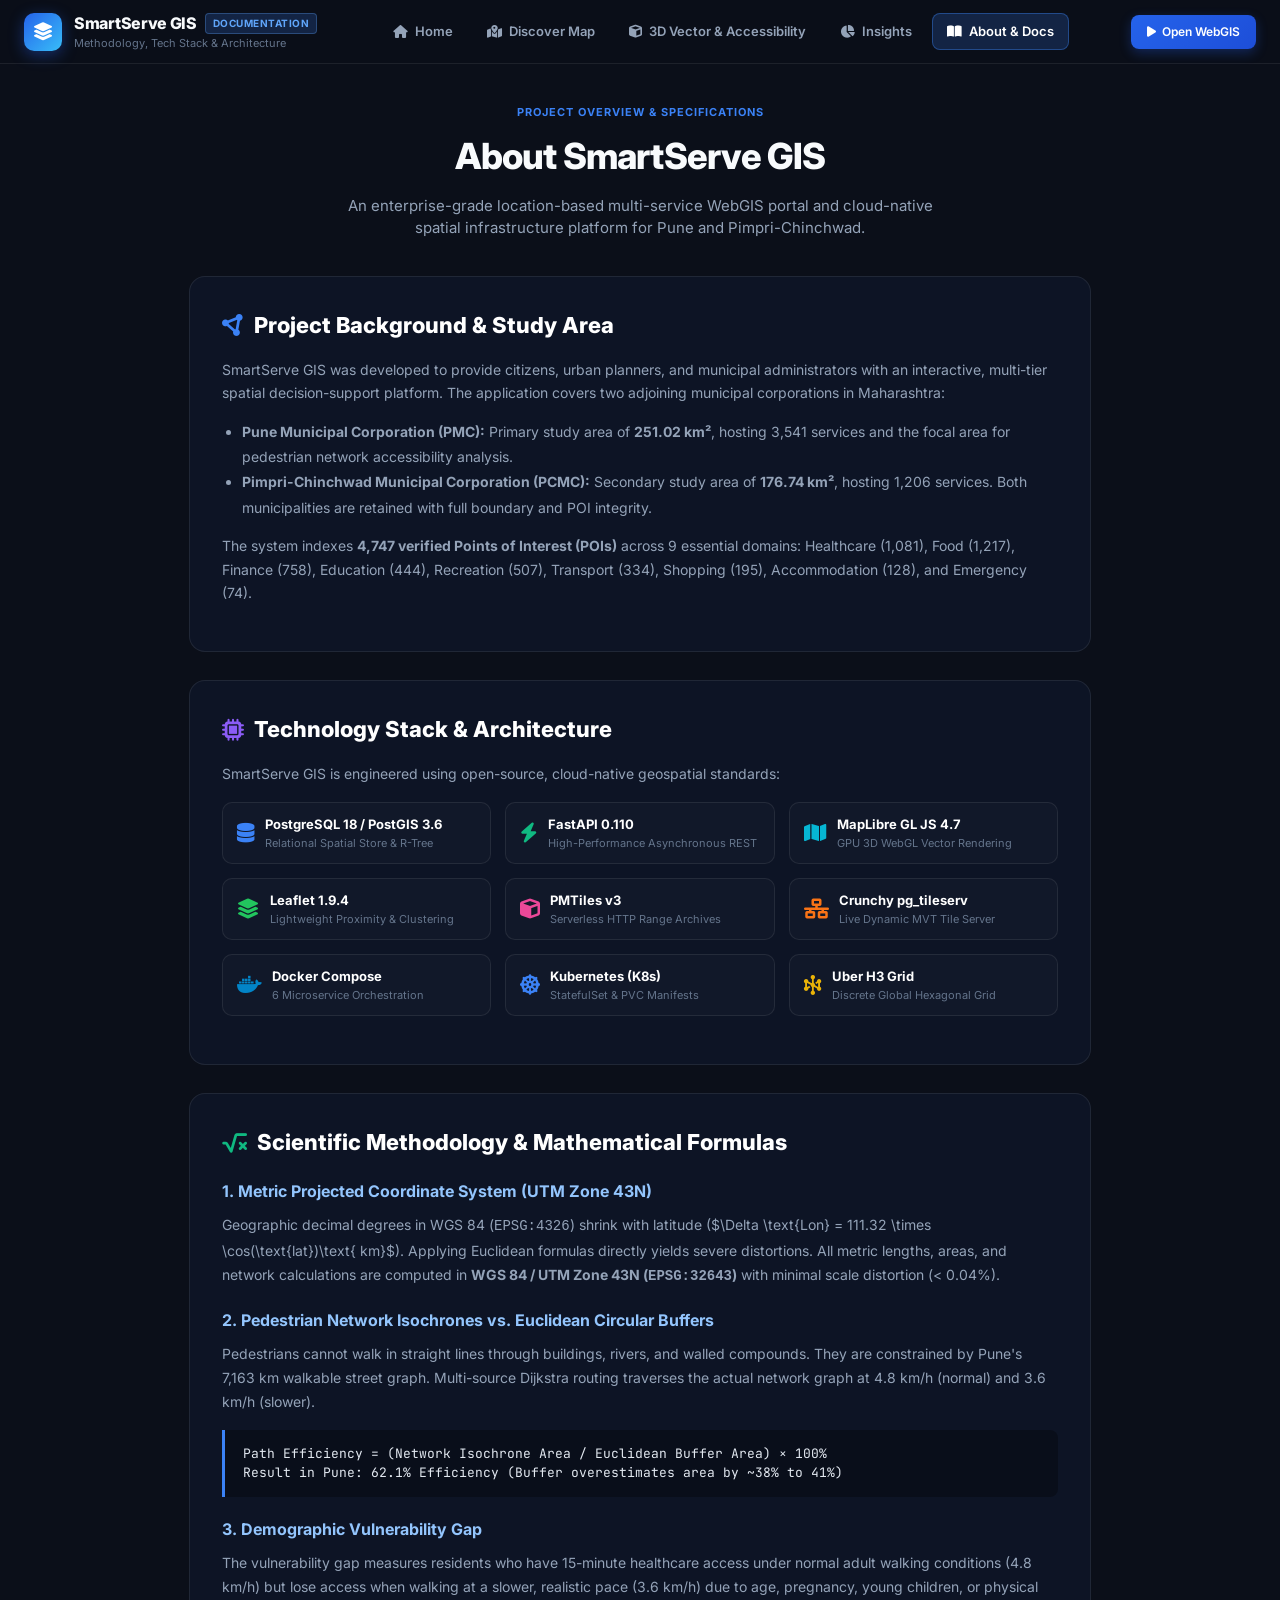
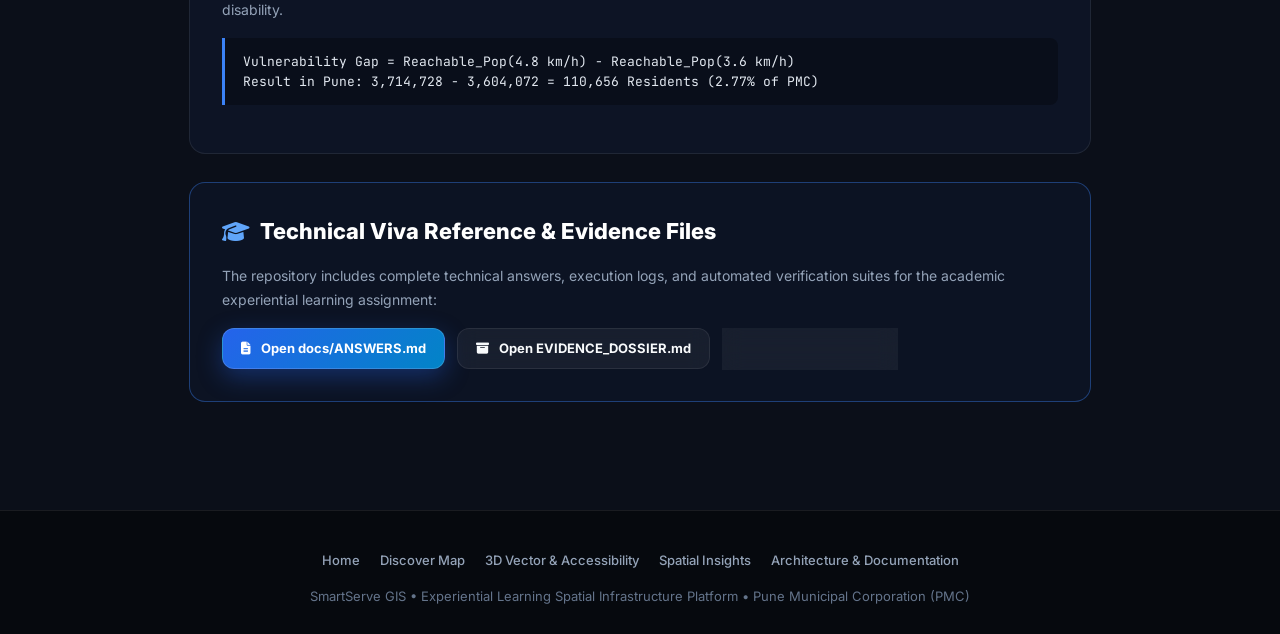
<file: about.html>
<!DOCTYPE html>
<html lang="en">
<head>
  <meta charset="UTF-8">
  <meta name="viewport" content="width=device-width, initial-scale=1.0">
  <title>About &amp; Documentation – SmartServe GIS</title>
  <meta name="description" content="Technical documentation, spatial infrastructure architecture, mathematical methodology, and data engineering standards for SmartServe GIS.">

  <!-- Google Fonts: Inter & JetBrains Mono -->
  <link rel="preconnect" href="https://fonts.googleapis.com">
  <link rel="preconnect" href="https://fonts.gstatic.com" crossorigin>
  <link href="https://fonts.googleapis.com/css2?family=Inter:wght@400;500;600;700;800;900&family=JetBrains+Mono:wght@400;500;600;700&display=swap" rel="stylesheet">

  <!-- FontAwesome 6 Icons -->
  <link rel="stylesheet" href="https://cdnjs.cloudflare.com/ajax/libs/font-awesome/6.5.1/css/all.min.css">

  <!-- Global Portal Stylesheet -->
  <link rel="stylesheet" href="css/portal.css">

  <style>
    .docs-container {
      max-width: 950px;
      margin: 0 auto;
      padding: 40px 24px 80px;
    }
    .doc-section {
      background: var(--bg-card);
      border: 1px solid var(--border-color);
      border-radius: 16px;
      padding: 32px;
      margin-bottom: 28px;
    }
    .doc-section h2 {
      font-size: 22px;
      font-weight: 800;
      color: #fff;
      margin-bottom: 16px;
      display: flex;
      align-items: center;
      gap: 10px;
    }
    .doc-section h3 {
      font-size: 16px;
      font-weight: 700;
      color: #93c5fd;
      margin: 20px 0 10px;
    }
    .doc-section p {
      font-size: 14px;
      color: var(--text-secondary);
      line-height: 1.7;
      margin-bottom: 14px;
    }
    .formula-card {
      background: rgba(0, 0, 0, 0.3);
      border-left: 3px solid var(--primary);
      padding: 14px 18px;
      border-radius: 0 8px 8px 0;
      margin: 16px 0;
      font-family: var(--font-mono);
      font-size: 13px;
      color: #e2e8f0;
    }
    .badge-tag {
      font-size: 11px;
      font-weight: 700;
      background: rgba(59, 130, 246, 0.15);
      border: 1px solid rgba(59, 130, 246, 0.3);
      color: #60a5fa;
      padding: 3px 8px;
      border-radius: 4px;
    }
    .tech-stack-grid {
      display: grid;
      grid-template-columns: repeat(3, 1fr);
      gap: 14px;
      margin: 16px 0;
    }
    .tech-item {
      background: rgba(255, 255, 255, 0.02);
      border: 1px solid var(--border-color);
      border-radius: 10px;
      padding: 12px 14px;
      display: flex;
      align-items: center;
      gap: 10px;
    }
    .tech-item-name {
      font-size: 13px;
      font-weight: 700;
      color: #fff;
    }
    .tech-item-role {
      font-size: 11px;
      color: var(--text-muted);
    }
    @media (max-width: 768px) {
      .tech-stack-grid {
        grid-template-columns: 1fr;
      }
    }
  </style>
</head>
<body>

  <!-- 1. TOP GLOBAL NAVIGATION -->
  <nav class="portal-navbar">
    <a href="index.html" class="nav-brand">
      <div class="nav-logo">
        <i class="fa-solid fa-layer-group"></i>
      </div>
      <div class="nav-title-group">
        <div class="nav-title">
          SmartServe GIS <span class="nav-badge">Documentation</span>
        </div>
        <div class="nav-subtitle">Methodology, Tech Stack &amp; Architecture</div>
      </div>
    </a>

    <div class="nav-links">
      <a href="index.html" class="nav-link">
        <i class="fa-solid fa-house"></i> Home
      </a>
      <a href="discover.html" class="nav-link">
        <i class="fa-solid fa-map-location-dot"></i> Discover Map
      </a>
      <a href="accessibility.html" class="nav-link">
        <i class="fa-solid fa-cube"></i> 3D Vector &amp; Accessibility
      </a>
      <a href="insights.html" class="nav-link">
        <i class="fa-solid fa-chart-pie"></i> Insights
      </a>
      <a href="about.html" class="nav-link active">
        <i class="fa-solid fa-book-open"></i> About &amp; Docs
      </a>
    </div>

    <div class="nav-actions">
      <a href="discover.html" class="btn-launch-map">
        <i class="fa-solid fa-play"></i> Open WebGIS
      </a>
    </div>
  </nav>

  <!-- 2. DOCUMENTATION BODY -->
  <main class="portal-main">
    <div class="docs-container">

      <!-- BANNER -->
      <div style="text-align: center; margin-bottom: 36px;">
        <div class="section-tag">Project Overview &amp; Specifications</div>
        <h1 class="section-title" style="font-size: 36px;">About SmartServe GIS</h1>
        <p class="section-subtitle">
          An enterprise-grade location-based multi-service WebGIS portal and cloud-native spatial infrastructure platform for Pune and Pimpri-Chinchwad.
        </p>
      </div>

      <!-- SECTION 1: PROJECT OVERVIEW -->
      <section class="doc-section">
        <h2><i class="fa-solid fa-circle-nodes" style="color: #3b82f6;"></i> Project Background &amp; Study Area</h2>
        <p>
          SmartServe GIS was developed to provide citizens, urban planners, and municipal administrators with an interactive, multi-tier spatial decision-support platform. The application covers two adjoining municipal corporations in Maharashtra:
        </p>
        <ul style="margin-left: 20px; color: var(--text-secondary); font-size: 14px; line-height: 1.8;">
          <li><strong>Pune Municipal Corporation (PMC):</strong> Primary study area of <strong>251.02 km²</strong>, hosting 3,541 services and the focal area for pedestrian network accessibility analysis.</li>
          <li><strong>Pimpri-Chinchwad Municipal Corporation (PCMC):</strong> Secondary study area of <strong>176.74 km²</strong>, hosting 1,206 services. Both municipalities are retained with full boundary and POI integrity.</li>
        </ul>
        <p style="margin-top: 14px;">
          The system indexes <strong>4,747 verified Points of Interest (POIs)</strong> across 9 essential domains: Healthcare (1,081), Food (1,217), Finance (758), Education (444), Recreation (507), Transport (334), Shopping (195), Accommodation (128), and Emergency (74).
        </p>
      </section>

      <!-- SECTION 2: TECHNOLOGY STACK -->
      <section class="doc-section">
        <h2><i class="fa-solid fa-microchip" style="color: #8b5cf6;"></i> Technology Stack &amp; Architecture</h2>
        <p>
          SmartServe GIS is engineered using open-source, cloud-native geospatial standards:
        </p>
        <div class="tech-stack-grid">
          <div class="tech-item">
            <i class="fa-solid fa-database" style="color: #3b82f6; font-size: 20px;"></i>
            <div>
              <div class="tech-item-name">PostgreSQL 18 / PostGIS 3.6</div>
              <div class="tech-item-role">Relational Spatial Store &amp; R-Tree</div>
            </div>
          </div>
          <div class="tech-item">
            <i class="fa-solid fa-bolt" style="color: #10b981; font-size: 20px;"></i>
            <div>
              <div class="tech-item-name">FastAPI 0.110</div>
              <div class="tech-item-role">High-Performance Asynchronous REST</div>
            </div>
          </div>
          <div class="tech-item">
            <i class="fa-solid fa-map" style="color: #06b6d4; font-size: 20px;"></i>
            <div>
              <div class="tech-item-name">MapLibre GL JS 4.7</div>
              <div class="tech-item-role">GPU 3D WebGL Vector Rendering</div>
            </div>
          </div>
          <div class="tech-item">
            <i class="fa-solid fa-layer-group" style="color: #22c55e; font-size: 20px;"></i>
            <div>
              <div class="tech-item-name">Leaflet 1.9.4</div>
              <div class="tech-item-role">Lightweight Proximity &amp; Clustering</div>
            </div>
          </div>
          <div class="tech-item">
            <i class="fa-solid fa-cube" style="color: #ec4899; font-size: 20px;"></i>
            <div>
              <div class="tech-item-name">PMTiles v3</div>
              <div class="tech-item-role">Serverless HTTP Range Archives</div>
            </div>
          </div>
          <div class="tech-item">
            <i class="fa-solid fa-network-wired" style="color: #f97316; font-size: 20px;"></i>
            <div>
              <div class="tech-item-name">Crunchy pg_tileserv</div>
              <div class="tech-item-role">Live Dynamic MVT Tile Server</div>
            </div>
          </div>
          <div class="tech-item">
            <i class="fa-brands fa-docker" style="color: #0284c7; font-size: 20px;"></i>
            <div>
              <div class="tech-item-name">Docker Compose</div>
              <div class="tech-item-role">6 Microservice Orchestration</div>
            </div>
          </div>
          <div class="tech-item">
            <i class="fa-solid fa-dharmachakra" style="color: #3b82f6; font-size: 20px;"></i>
            <div>
              <div class="tech-item-name">Kubernetes (K8s)</div>
              <div class="tech-item-role">StatefulSet &amp; PVC Manifests</div>
            </div>
          </div>
          <div class="tech-item">
            <i class="fa-solid fa-hexagon-nodes" style="color: #eab308; font-size: 20px;"></i>
            <div>
              <div class="tech-item-name">Uber H3 Grid</div>
              <div class="tech-item-role">Discrete Global Hexagonal Grid</div>
            </div>
          </div>
        </div>
      </section>

      <!-- SECTION 3: METHODOLOGY -->
      <section class="doc-section">
        <h2><i class="fa-solid fa-square-root-variable" style="color: #10b981;"></i> Scientific Methodology &amp; Mathematical Formulas</h2>

        <h3>1. Metric Projected Coordinate System (UTM Zone 43N)</h3>
        <p>
          Geographic decimal degrees in WGS 84 (<code>EPSG:4326</code>) shrink with latitude ($\Delta \text{Lon} = 111.32 \times \cos(\text{lat})\text{ km}$). Applying Euclidean formulas directly yields severe distortions. All metric lengths, areas, and network calculations are computed in <strong>WGS 84 / UTM Zone 43N (<code>EPSG:32643</code>)</strong> with minimal scale distortion (&lt; 0.04%).
        </p>

        <h3>2. Pedestrian Network Isochrones vs. Euclidean Circular Buffers</h3>
        <p>
          Pedestrians cannot walk in straight lines through buildings, rivers, and walled compounds. They are constrained by Pune's 7,163 km walkable street graph. Multi-source Dijkstra routing traverses the actual network graph at 4.8 km/h (normal) and 3.6 km/h (slower).
        </p>
        <div class="formula-card">
          Path Efficiency = (Network Isochrone Area / Euclidean Buffer Area) &times; 100%<br>
          Result in Pune: 62.1% Efficiency (Buffer overestimates area by ~38% to 41%)
        </div>

        <h3>3. Demographic Vulnerability Gap</h3>
        <p>
          The vulnerability gap measures residents who have 15-minute healthcare access under normal adult walking conditions (4.8 km/h) but lose access when walking at a slower, realistic pace (3.6 km/h) due to age, pregnancy, young children, or physical disability.
        </p>
        <div class="formula-card">
          Vulnerability Gap = Reachable_Pop(4.8 km/h) &minus; Reachable_Pop(3.6 km/h)<br>
          Result in Pune: 3,714,728 &minus; 3,604,072 = 110,656 Residents (2.77% of PMC)
        </div>
      </section>

      <!-- SECTION 4: VIVA DOCUMENTATION ACCESS -->
      <section class="doc-section" style="border-color: rgba(59, 130, 246, 0.4); background: rgba(37, 99, 235, 0.05);">
        <h2><i class="fa-solid fa-graduation-cap" style="color: #60a5fa;"></i> Technical Viva Reference &amp; Evidence Files</h2>
        <p>
          The repository includes complete technical answers, execution logs, and automated verification suites for the academic experiential learning assignment:
        </p>
        <div style="display: flex; gap: 12px; flex-wrap: wrap; margin-top: 16px;">
          <a href="docs/ANSWERS.md" class="btn-hero-primary" style="font-size: 13px; padding: 10px 18px;">
            <i class="fa-solid fa-file-lines"></i> Open docs/ANSWERS.md
          </a>
          <a href="docs/evidence/EVIDENCE_DOSSIER.md" class="btn-hero-secondary" style="font-size: 13px; padding: 10px 18px;">
            <i class="fa-solid fa-box-archive"></i> Open EVIDENCE_DOSSIER.md
          </a>
          <a href="README.md" class="btn-hero-secondary" style="font-size: 13px; padding: 10px 18px;">
            <i class="fa-solid fa-book"></i> Open README.md
          </a>
        </div>
      </section>

    </div>
  </main>

  <!-- 3. FOOTER -->
  <footer class="portal-footer">
    <div class="footer-content">
      <div class="footer-links">
        <a href="index.html">Home</a>
        <a href="discover.html">Discover Map</a>
        <a href="accessibility.html">3D Vector &amp; Accessibility</a>
        <a href="insights.html">Spatial Insights</a>
        <a href="about.html">Architecture &amp; Documentation</a>
      </div>
      <div>
        SmartServe GIS &bull; Experiential Learning Spatial Infrastructure Platform &bull; Pune Municipal Corporation (PMC)
      </div>
    </div>
  </footer>

</body>
</html>
</file>
<file: css/portal.css>
/* ============================================================================
   SmartServe GIS - Multi-Page WebGIS Portal Stylesheet
   Modern Glassmorphic Dark Design System for Pune & PCMC WebGIS
   ============================================================================ */

:root {
  --primary: #3b82f6;
  --primary-hover: #2563eb;
  --primary-light: rgba(59, 130, 246, 0.12);
  --accent-cyan: #06b6d4;
  --accent-indigo: #6366f1;
  --accent-purple: #8b5cf6;
  --accent-rose: #f43f5e;
  --accent-emerald: #10b981;
  --accent-amber: #f59e0b;

  --bg-darker: #06090e;
  --bg-dark: #0b0f19;
  --bg-card: rgba(15, 23, 42, 0.75);
  --bg-card-hover: rgba(30, 41, 59, 0.85);
  --border-color: rgba(255, 255, 255, 0.08);
  --border-highlight: rgba(59, 130, 246, 0.3);

  --text-primary: #f8fafc;
  --text-secondary: #94a3b8;
  --text-muted: #64748b;

  --font-sans: 'Inter', -apple-system, BlinkMacSystemFont, 'Segoe UI', Roboto, sans-serif;
  --font-mono: 'JetBrains Mono', monospace;
  --nav-height: 64px;
}

* {
  margin: 0;
  padding: 0;
  box-sizing: border-box;
}

body {
  font-family: var(--font-sans);
  background-color: var(--bg-dark);
  color: var(--text-primary);
  min-height: 100vh;
  display: flex;
  flex-direction: column;
  overflow-x: hidden;
  line-height: 1.5;
}

/* 1. UNIFIED PORTAL NAVIGATION BAR */
.portal-navbar {
  position: fixed;
  top: 0;
  left: 0;
  right: 0;
  height: var(--nav-height);
  background: rgba(11, 15, 25, 0.85);
  backdrop-filter: blur(20px);
  -webkit-backdrop-filter: blur(20px);
  border-bottom: 1px solid var(--border-color);
  display: flex;
  align-items: center;
  justify-content: space-between;
  padding: 0 24px;
  z-index: 10000;
  transition: all 0.3s ease;
}

.nav-brand {
  display: flex;
  align-items: center;
  gap: 12px;
  text-decoration: none;
  color: var(--text-primary);
}

.nav-logo {
  width: 38px;
  height: 38px;
  background: linear-gradient(135deg, #2563eb, #38bdf8);
  border-radius: 10px;
  display: flex;
  align-items: center;
  justify-content: center;
  font-size: 18px;
  color: #fff;
  box-shadow: 0 4px 15px rgba(37, 99, 235, 0.4);
}

.nav-title-group {
  display: flex;
  flex-direction: column;
}

.nav-title {
  font-size: 16px;
  font-weight: 800;
  letter-spacing: -0.3px;
  display: flex;
  align-items: center;
  gap: 8px;
}

.nav-badge {
  font-size: 10px;
  font-weight: 700;
  text-transform: uppercase;
  background: rgba(59, 130, 246, 0.2);
  color: #60a5fa;
  border: 1px solid rgba(96, 165, 250, 0.3);
  padding: 2px 7px;
  border-radius: 4px;
  letter-spacing: 0.5px;
}

.nav-subtitle {
  font-size: 11px;
  color: var(--text-muted);
}

/* Nav Links */
.nav-links {
  display: flex;
  align-items: center;
  gap: 6px;
}

.nav-link {
  color: var(--text-secondary);
  text-decoration: none;
  font-size: 13px;
  font-weight: 600;
  padding: 8px 14px;
  border-radius: 8px;
  display: flex;
  align-items: center;
  gap: 7px;
  transition: all 0.2s ease;
}

.nav-link:hover {
  color: var(--text-primary);
  background: rgba(255, 255, 255, 0.06);
}

.nav-link.active {
  color: #fff;
  background: rgba(59, 130, 246, 0.2);
  border: 1px solid rgba(59, 130, 246, 0.4);
}

.nav-actions {
  display: flex;
  align-items: center;
  gap: 12px;
}

.btn-launch-map {
  background: linear-gradient(135deg, #2563eb, #1d4ed8);
  color: #fff;
  border: none;
  font-size: 12px;
  font-weight: 600;
  padding: 8px 16px;
  border-radius: 8px;
  cursor: pointer;
  text-decoration: none;
  display: flex;
  align-items: center;
  gap: 6px;
  box-shadow: 0 4px 12px rgba(37, 99, 235, 0.3);
  transition: all 0.2s ease;
}

.btn-launch-map:hover {
  transform: translateY(-1px);
  box-shadow: 0 6px 18px rgba(37, 99, 235, 0.45);
}

/* 2. MAIN CONTENT WRAPPER */
.portal-main {
  margin-top: var(--nav-height);
  flex: 1;
  display: flex;
  flex-direction: column;
}

/* Fullscreen Map Page View */
.map-page-body {
  height: 100vh;
  overflow: hidden;
}

.map-page-body .portal-main {
  height: calc(100vh - var(--nav-height));
  margin-top: var(--nav-height);
}

.map-page-container {
  position: relative;
  width: 100%;
  height: 100%;
}

/* 3. HERO SECTION (HOME PAGE) */
.hero-section {
  position: relative;
  padding: 80px 24px 60px;
  max-width: 1200px;
  margin: 0 auto;
  text-align: center;
  display: flex;
  flex-direction: column;
  align-items: center;
}

.hero-pill {
  display: inline-flex;
  align-items: center;
  gap: 8px;
  background: rgba(59, 130, 246, 0.12);
  border: 1px solid rgba(59, 130, 246, 0.3);
  color: #93c5fd;
  font-size: 12px;
  font-weight: 600;
  padding: 6px 14px;
  border-radius: 20px;
  margin-bottom: 24px;
}

.hero-pill-dot {
  width: 8px;
  height: 8px;
  border-radius: 50%;
  background: var(--accent-cyan);
  box-shadow: 0 0 10px var(--accent-cyan);
}

.hero-title {
  font-size: 48px;
  font-weight: 900;
  letter-spacing: -1.2px;
  line-height: 1.15;
  margin-bottom: 18px;
  max-width: 850px;
  background: linear-gradient(135deg, #ffffff 40%, #94a3b8 100%);
  -webkit-background-clip: text;
  -webkit-text-fill-color: transparent;
}

.hero-title span {
  background: linear-gradient(135deg, #60a5fa, #38bdf8);
  -webkit-background-clip: text;
  -webkit-text-fill-color: transparent;
}

.hero-subtitle {
  font-size: 17px;
  color: var(--text-secondary);
  max-width: 720px;
  margin-bottom: 36px;
  line-height: 1.6;
}

.hero-cta-group {
  display: flex;
  align-items: center;
  gap: 16px;
  flex-wrap: wrap;
  justify-content: center;
}

.btn-hero-primary {
  background: linear-gradient(135deg, #2563eb, #0284c7);
  color: #fff;
  border: 1px solid rgba(255, 255, 255, 0.15);
  font-size: 15px;
  font-weight: 700;
  padding: 14px 28px;
  border-radius: 12px;
  text-decoration: none;
  display: inline-flex;
  align-items: center;
  gap: 10px;
  box-shadow: 0 8px 24px rgba(37, 99, 235, 0.35);
  transition: all 0.25s ease;
}

.btn-hero-primary:hover {
  transform: translateY(-2px);
  box-shadow: 0 12px 30px rgba(37, 99, 235, 0.5);
}

.btn-hero-secondary {
  background: rgba(255, 255, 255, 0.05);
  color: var(--text-primary);
  border: 1px solid var(--border-color);
  font-size: 15px;
  font-weight: 700;
  padding: 14px 28px;
  border-radius: 12px;
  text-decoration: none;
  display: inline-flex;
  align-items: center;
  gap: 10px;
  backdrop-filter: blur(10px);
  transition: all 0.25s ease;
}

.btn-hero-secondary:hover {
  background: rgba(255, 255, 255, 0.1);
  border-color: rgba(255, 255, 255, 0.25);
  transform: translateY(-2px);
}

/* 4. STATS COUNTER STRIP */
.stats-strip {
  max-width: 1100px;
  margin: 0 auto 60px;
  width: calc(100% - 48px);
  background: var(--bg-card);
  backdrop-filter: blur(20px);
  -webkit-backdrop-filter: blur(20px);
  border: 1px solid var(--border-color);
  border-radius: 16px;
  padding: 24px 32px;
  display: grid;
  grid-template-columns: repeat(4, 1fr);
  gap: 20px;
  box-shadow: 0 20px 40px rgba(0, 0, 0, 0.4);
}

.stat-box {
  display: flex;
  flex-direction: column;
  align-items: center;
  text-align: center;
  border-right: 1px solid var(--border-color);
}

.stat-box:last-child {
  border-right: none;
}

.stat-num {
  font-size: 32px;
  font-weight: 900;
  font-family: var(--font-mono);
  background: linear-gradient(135deg, #60a5fa, #38bdf8);
  -webkit-background-clip: text;
  -webkit-text-fill-color: transparent;
}

.stat-title {
  font-size: 13px;
  font-weight: 700;
  color: var(--text-primary);
  margin-top: 2px;
}

.stat-desc {
  font-size: 11px;
  color: var(--text-muted);
}

/* 5. FEATURE CARDS GRID */
.section-container {
  max-width: 1200px;
  margin: 0 auto;
  padding: 40px 24px 60px;
  width: 100%;
}

.section-header {
  text-align: center;
  margin-bottom: 40px;
}

.section-tag {
  font-size: 11px;
  font-weight: 700;
  text-transform: uppercase;
  color: var(--primary);
  letter-spacing: 1px;
  margin-bottom: 8px;
}

.section-title {
  font-size: 32px;
  font-weight: 800;
  letter-spacing: -0.8px;
  color: var(--text-primary);
  margin-bottom: 12px;
}

.section-subtitle {
  font-size: 15px;
  color: var(--text-secondary);
  max-width: 600px;
  margin: 0 auto;
}

.grid-3 {
  display: grid;
  grid-template-columns: repeat(3, 1fr);
  gap: 24px;
}

.feature-card {
  background: var(--bg-card);
  backdrop-filter: blur(16px);
  -webkit-backdrop-filter: blur(16px);
  border: 1px solid var(--border-color);
  border-radius: 16px;
  padding: 28px;
  display: flex;
  flex-direction: column;
  transition: all 0.3s cubic-bezier(0.4, 0, 0.2, 1);
  text-decoration: none;
  color: inherit;
}

.feature-card:hover {
  transform: translateY(-5px);
  border-color: var(--border-highlight);
  box-shadow: 0 16px 32px rgba(0, 0, 0, 0.4);
}

.feature-icon-wrapper {
  width: 52px;
  height: 52px;
  border-radius: 12px;
  display: flex;
  align-items: center;
  justify-content: center;
  font-size: 24px;
  margin-bottom: 20px;
}

.feature-card-title {
  font-size: 18px;
  font-weight: 700;
  margin-bottom: 8px;
  color: var(--text-primary);
}

.feature-card-desc {
  font-size: 13px;
  color: var(--text-secondary);
  line-height: 1.6;
  flex: 1;
}

.feature-card-link {
  font-size: 13px;
  font-weight: 600;
  color: var(--primary);
  display: inline-flex;
  align-items: center;
  gap: 6px;
  margin-top: 20px;
}

/* 6. CATEGORY BADGES GRID */
.categories-showcase-grid {
  display: grid;
  grid-template-columns: repeat(auto-fill, minmax(240px, 1fr));
  gap: 16px;
}

.category-showcase-card {
  background: rgba(255, 255, 255, 0.02);
  border: 1px solid var(--border-color);
  border-radius: 12px;
  padding: 16px;
  display: flex;
  align-items: center;
  gap: 14px;
  transition: all 0.2s ease;
}

.category-showcase-card:hover {
  background: rgba(255, 255, 255, 0.05);
  border-color: rgba(255, 255, 255, 0.2);
  transform: translateY(-2px);
}

.cat-icon-circle {
  width: 44px;
  height: 44px;
  border-radius: 10px;
  display: flex;
  align-items: center;
  justify-content: center;
  font-size: 18px;
  color: #fff;
  flex-shrink: 0;
}

.cat-info-name {
  font-size: 14px;
  font-weight: 700;
  color: #fff;
}

.cat-info-count {
  font-size: 11px;
  color: var(--text-muted);
}

/* 7. FOOTER */
.portal-footer {
  background: var(--bg-darker);
  border-top: 1px solid var(--border-color);
  padding: 40px 24px 30px;
  color: var(--text-muted);
  font-size: 13px;
  text-align: center;
  margin-top: auto;
}

.footer-content {
  max-width: 1200px;
  margin: 0 auto;
  display: flex;
  flex-direction: column;
  gap: 16px;
  align-items: center;
}

.footer-links {
  display: flex;
  gap: 20px;
  flex-wrap: wrap;
  justify-content: center;
}

.footer-links a {
  color: var(--text-secondary);
  text-decoration: none;
  font-weight: 500;
  transition: color 0.2s ease;
}

.footer-links a:hover {
  color: #fff;
}

/* Mobile Media Queries */
@media (max-width: 868px) {
  .nav-links {
    display: none;
  }
  .hero-title {
    font-size: 34px;
  }
  .stats-strip {
    grid-template-columns: repeat(2, 1fr);
  }
  .stat-box:nth-child(2) {
    border-right: none;
  }
  .grid-3 {
    grid-template-columns: 1fr;
  }
}


/* ================================================================
   SERVICE PHOTO CARDS  —  VibePune-style image cards
   ================================================================ */

.service-photo-section {
  padding-top: 20px;
}

.service-photo-grid {
  display: grid;
  grid-template-columns: repeat(3, 1fr);
  gap: 20px;
  margin-top: 32px;
}

@media (max-width: 1024px) {
  .service-photo-grid {
    grid-template-columns: repeat(2, 1fr);
  }
}

@media (max-width: 600px) {
  .service-photo-grid {
    grid-template-columns: 1fr;
  }
}

/* Individual photo card */
.service-photo-card {
  position: relative;
  display: block;
  border-radius: 20px;
  overflow: hidden;
  text-decoration: none;
  cursor: pointer;
  aspect-ratio: 4 / 3;
  background: #1e293b;
  box-shadow: 0 4px 24px rgba(0,0,0,0.4);
  transition: transform 0.35s cubic-bezier(0.34,1.56,0.64,1),
              box-shadow 0.35s ease;
}

.service-photo-card:hover {
  transform: translateY(-6px) scale(1.015);
  box-shadow: 0 16px 48px rgba(0,0,0,0.55);
}

/* Background image */
.service-photo-card img {
  position: absolute;
  inset: 0;
  width: 100%;
  height: 100%;
  object-fit: cover;
  transition: transform 0.5s ease;
  filter: brightness(0.75) saturate(1.1);
}

.service-photo-card:hover img {
  transform: scale(1.07);
  filter: brightness(0.6) saturate(1.2);
}

/* Dark gradient overlay — stronger at bottom */
.spc-overlay {
  position: absolute;
  inset: 0;
  background: linear-gradient(
    to bottom,
    rgba(0,0,0,0.05) 0%,
    rgba(0,0,0,0.25) 45%,
    rgba(0,0,0,0.80) 100%
  );
  transition: background 0.35s ease;
}

.service-photo-card:hover .spc-overlay {
  background: linear-gradient(
    to bottom,
    rgba(0,0,0,0.10) 0%,
    rgba(0,0,0,0.35) 40%,
    rgba(0,0,0,0.90) 100%
  );
}

/* Text content block at bottom */
.spc-content {
  position: absolute;
  bottom: 0;
  left: 0;
  right: 0;
  padding: 20px 22px 22px;
  display: flex;
  flex-direction: column;
  gap: 6px;
  z-index: 2;
}

/* Category label pill */
.spc-tag {
  display: inline-block;
  background: rgba(255,255,255,0.18);
  backdrop-filter: blur(8px);
  -webkit-backdrop-filter: blur(8px);
  border: 1px solid rgba(255,255,255,0.25);
  border-radius: 20px;
  padding: 3px 12px;
  font-size: 0.65rem;
  font-weight: 700;
  letter-spacing: 0.10em;
  color: #fff;
  text-transform: uppercase;
  width: fit-content;
  margin-bottom: 4px;
}

/* Card title */
.spc-title {
  font-family: 'Inter', sans-serif;
  font-size: 1.25rem;
  font-weight: 800;
  color: #fff;
  line-height: 1.25;
  margin: 0;
  text-shadow: 0 2px 8px rgba(0,0,0,0.5);
}

/* Card description */
.spc-desc {
  font-size: 0.80rem;
  color: rgba(255,255,255,0.80);
  line-height: 1.5;
  margin: 0;
  max-height: 0;
  overflow: hidden;
  opacity: 0;
  transition: max-height 0.35s ease, opacity 0.35s ease;
}

.service-photo-card:hover .spc-desc {
  max-height: 60px;
  opacity: 1;
}
</file>
